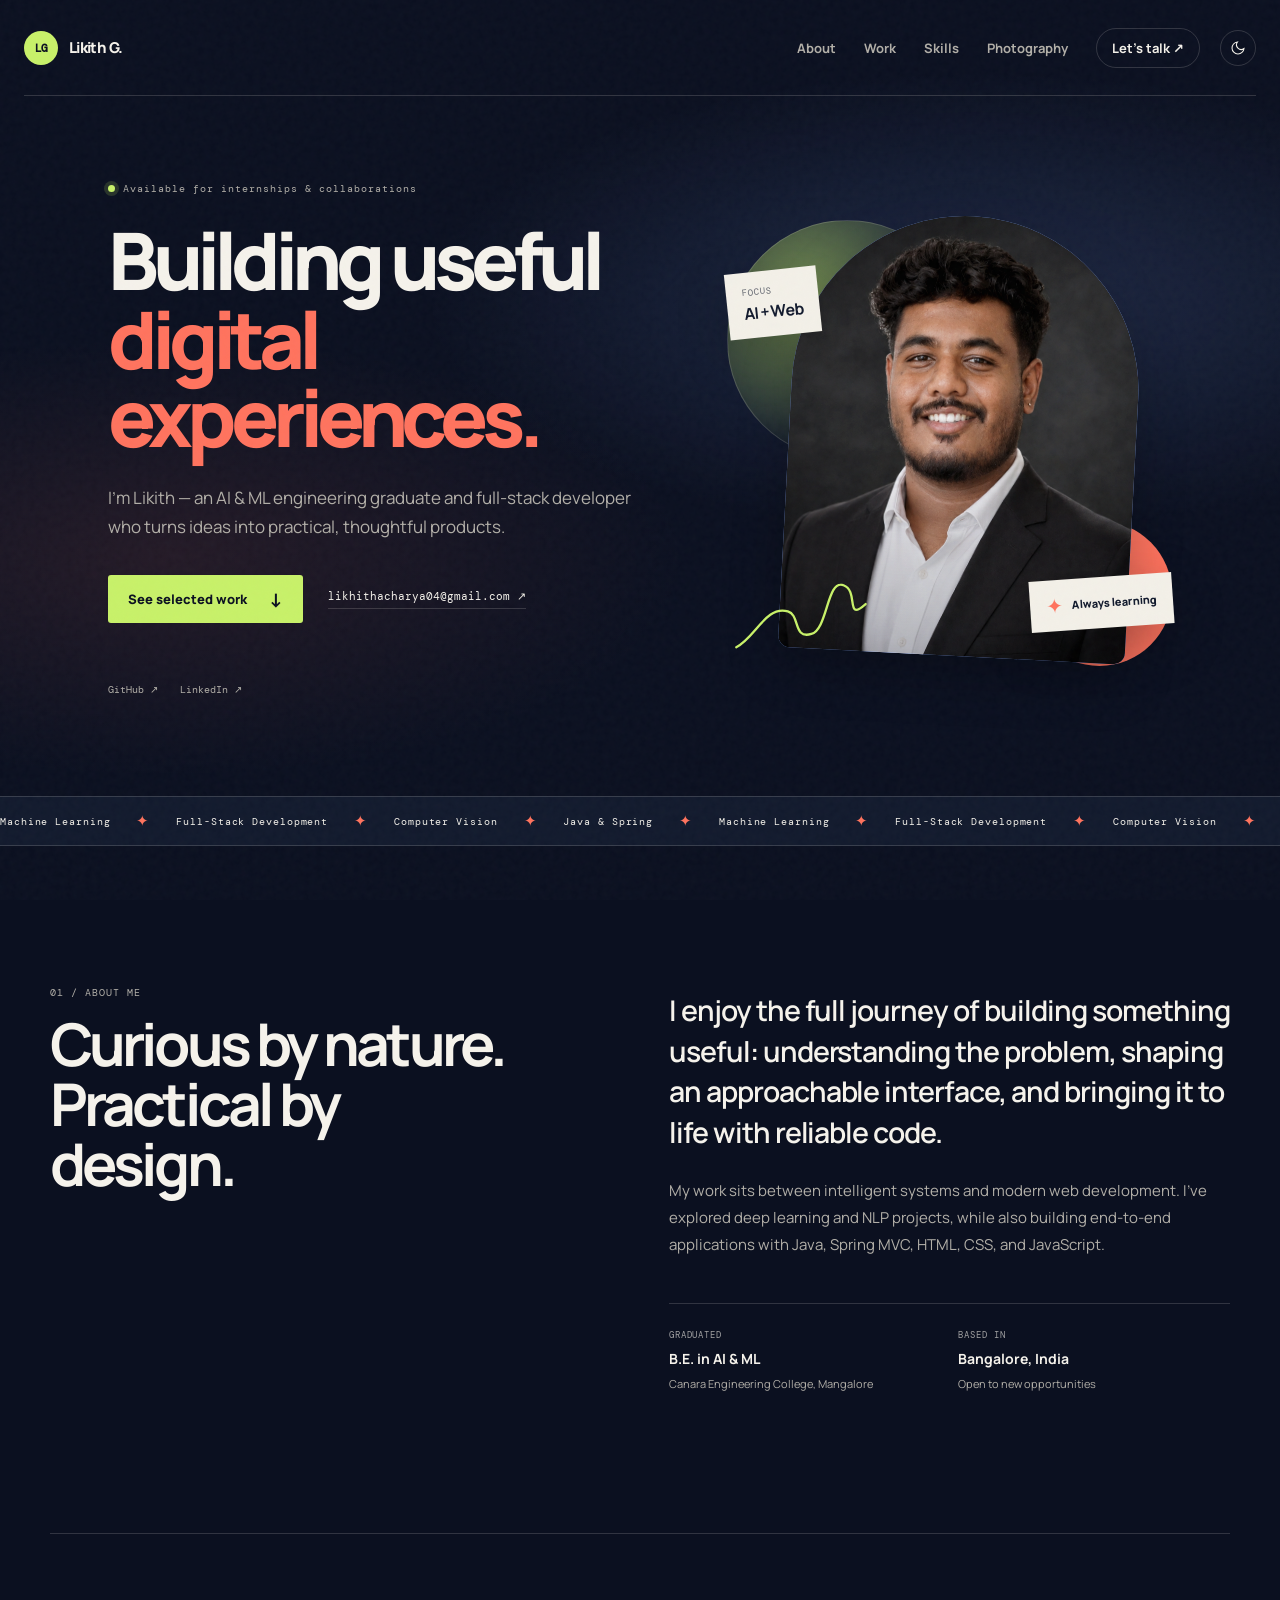
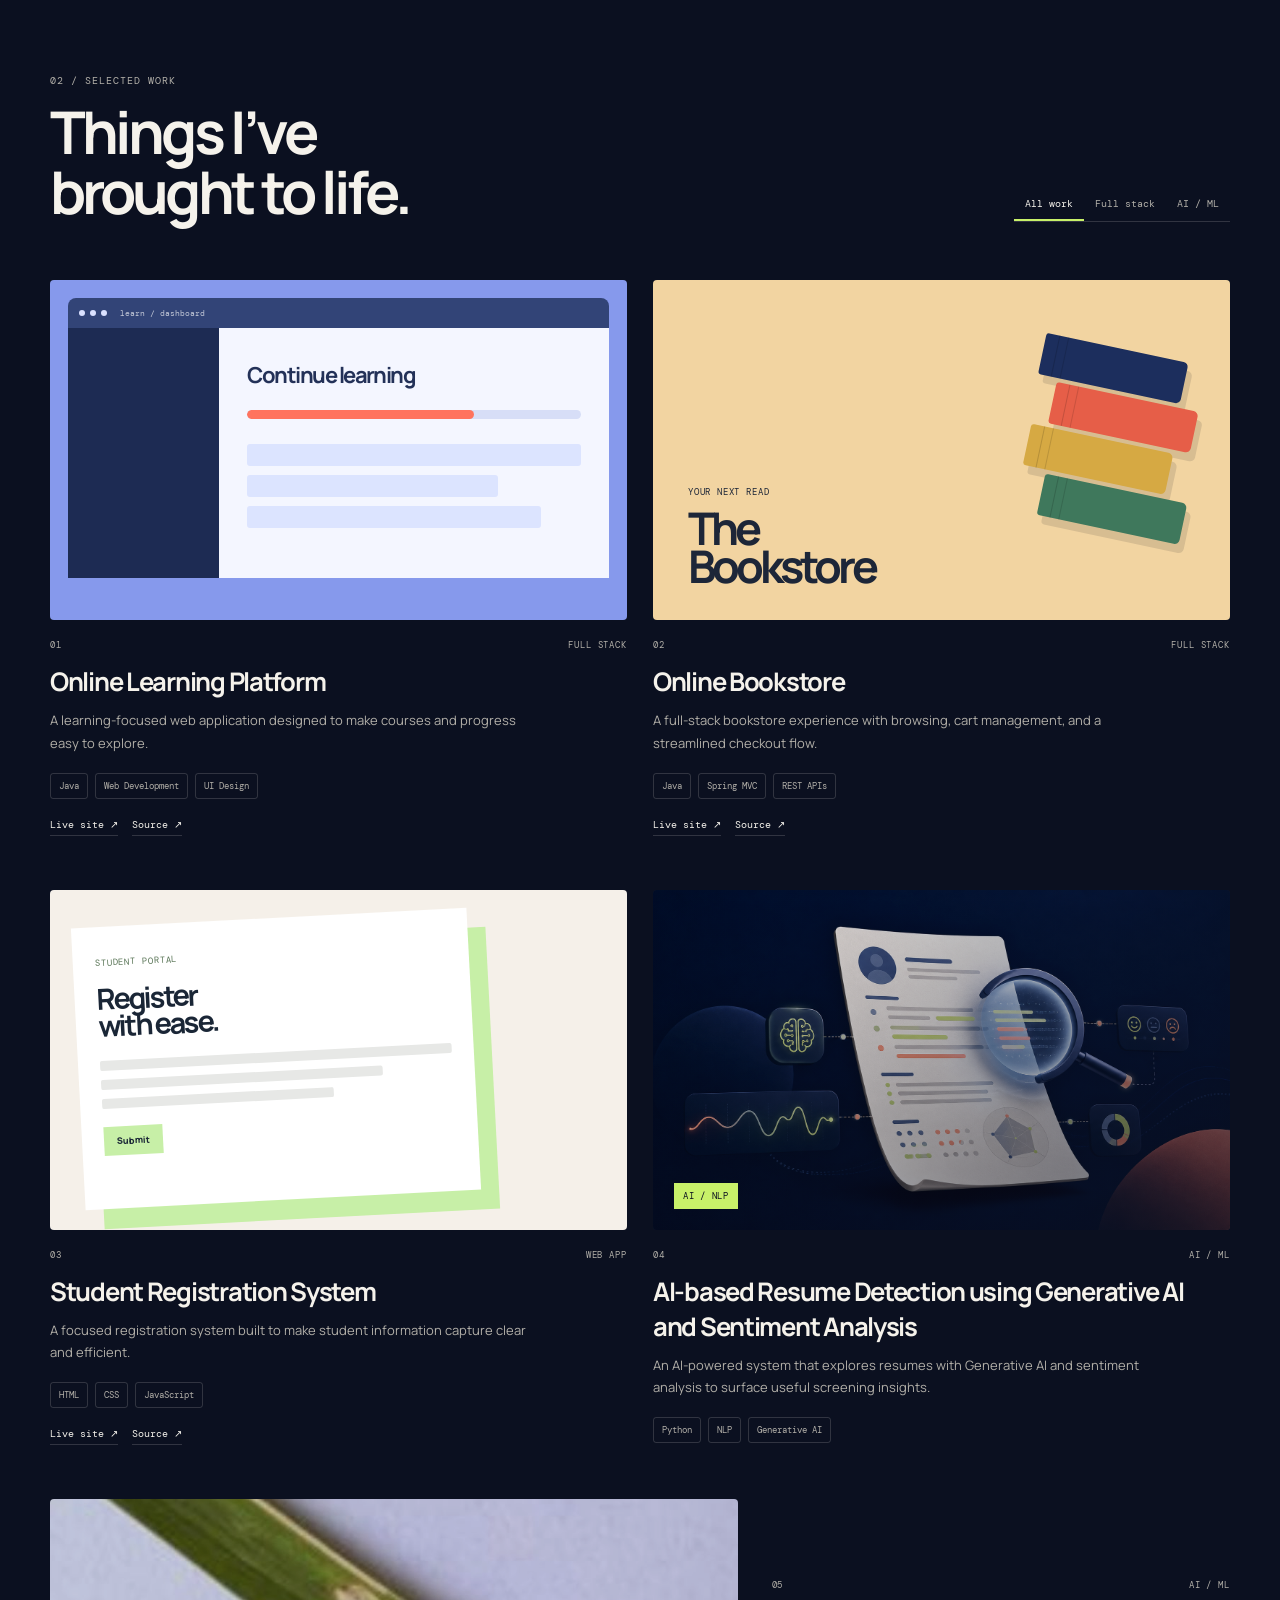
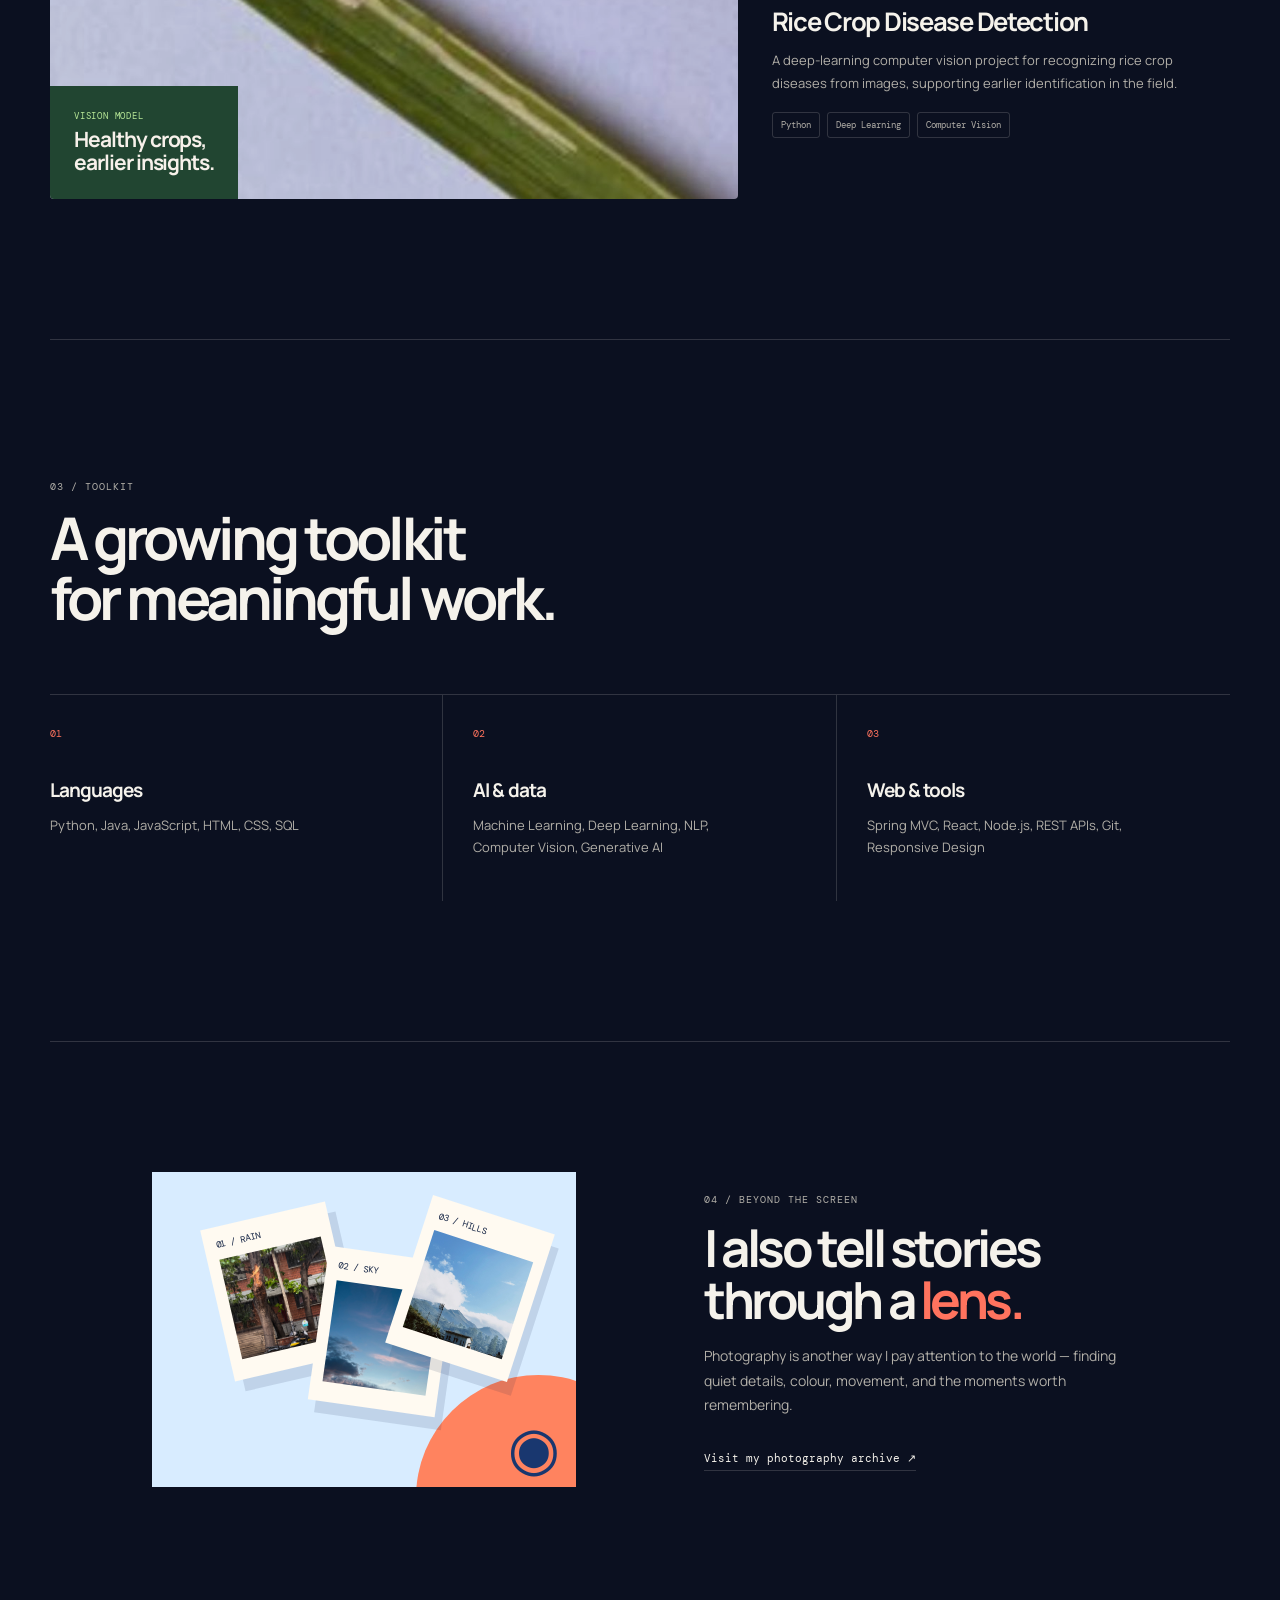
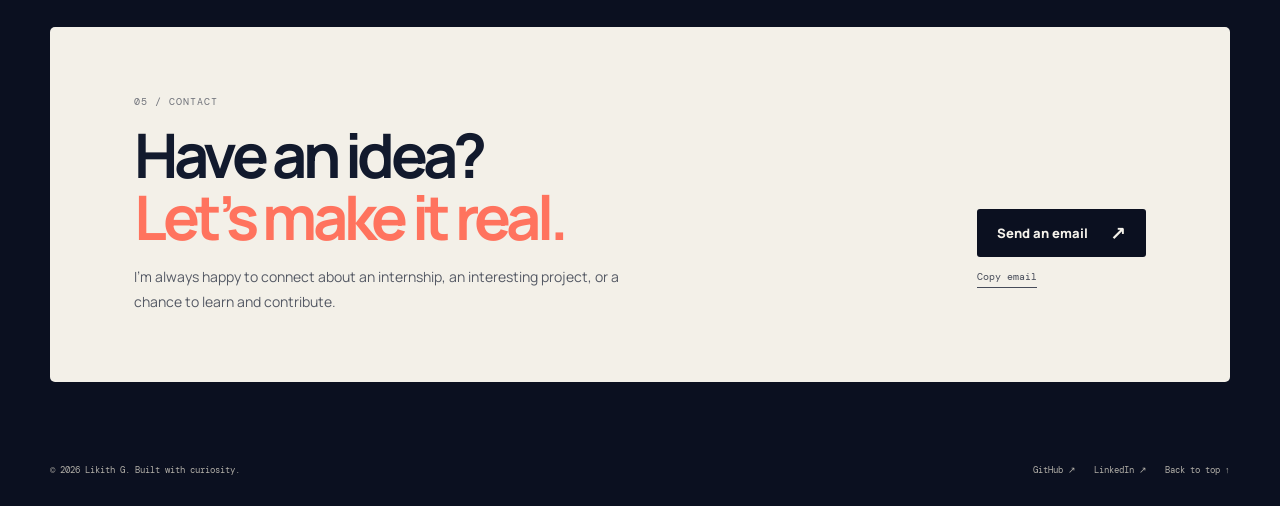
<file: index.html>
<!doctype html>
<html lang="en">
  <head>
    <meta charset="UTF-8" />
    <meta name="viewport" content="width=device-width, initial-scale=1.0" />
    <meta name="description" content="Likith G — AI/ML engineering graduate and full-stack developer. Explore selected projects in machine learning, Java, and web development." />
    <meta name="theme-color" content="#0b1020" />
    <meta property="og:title" content="Likith G — Portfolio" />
    <meta property="og:description" content="AI/ML engineering graduate and full-stack developer building useful digital experiences." />
    <meta property="og:type" content="website" />
    <title>Likith G — AI/ML &amp; Full-Stack Developer</title>
    <link rel="preconnect" href="https://fonts.googleapis.com" />
    <link rel="preconnect" href="https://fonts.gstatic.com" crossorigin />
    <link href="https://fonts.googleapis.com/css2?family=DM+Mono:wght@400;500&amp;family=Manrope:wght@400;500;600;700;800&amp;display=swap" rel="stylesheet" />
    <link rel="stylesheet" href="styles.css" />
  </head>
  <body>
    <a class="skip-link" href="#main-content">Skip to content</a>

    <header class="site-header" id="top">
      <div class="nav-shell">
        <a class="brand" href="#top" aria-label="Likith G — home">
          <span class="brand-mark">LG</span>
          <span class="brand-name">Likith G.</span>
        </a>

        <button class="nav-toggle" type="button" aria-expanded="false" aria-controls="primary-navigation" aria-label="Open menu">
          <span></span><span></span>
        </button>

        <nav id="primary-navigation" class="primary-nav" aria-label="Primary navigation">
          <a href="#about">About</a>
          <a href="#work">Work</a>
          <a href="#skills">Skills</a>
          <a href="photography.html">Photography</a>
          <a href="#contact" class="nav-contact">Let’s talk <span aria-hidden="true">↗</span></a>
        </nav>

        <button class="theme-toggle" type="button" aria-label="Switch to light theme" title="Switch theme">
          <svg class="sun-icon" viewBox="0 0 24 24" aria-hidden="true"><circle cx="12" cy="12" r="4"/><path d="M12 2v2M12 20v2M4.93 4.93l1.41 1.41M17.66 17.66l1.41 1.41M2 12h2M20 12h2M4.93 19.07l1.41-1.41M17.66 6.34l1.41-1.41"/></svg>
          <svg class="moon-icon" viewBox="0 0 24 24" aria-hidden="true"><path d="M21 12.79A9 9 0 1 1 11.21 3 7 7 0 0 0 21 12.79Z"/></svg>
        </button>
      </div>
    </header>

    <main id="main-content">
      <section class="hero section-shell" aria-labelledby="hero-title">
        <div class="hero-copy reveal">
          <p class="kicker"><span class="status-dot"></span> Available for internships &amp; collaborations</p>
          <h1 id="hero-title">Building useful<br /><em>digital experiences.</em></h1>
          <p class="hero-intro">I’m Likith — an AI &amp; ML engineering graduate and full-stack developer who turns ideas into practical, thoughtful products.</p>
          <div class="hero-actions">
            <a class="button button-primary" href="#work">See selected work <span aria-hidden="true">↓</span></a>
            <a class="text-link" href="mailto:likhithacharya04@gmail.com">likhithacharya04@gmail.com <span aria-hidden="true">↗</span></a>
          </div>
          <div class="hero-socials" aria-label="Social links">
            <a href="https://github.com/Likhith17192004" target="_blank" rel="noopener noreferrer">GitHub <span aria-hidden="true">↗</span></a>
            <a href="https://www.linkedin.com/in/likith-g-001664202/" target="_blank" rel="noopener noreferrer">LinkedIn <span aria-hidden="true">↗</span></a>
          </div>
        </div>

        <div class="hero-visual reveal reveal-delay">
          <div class="orb orb-one"></div>
          <div class="orb orb-two"></div>
          <div class="photo-frame">
            <img src="assets/profile.png" alt="Likith G" />
          </div>
          <div class="float-card float-card-top"><span class="mono-label">FOCUS</span><strong>AI + Web</strong></div>
          <div class="float-card float-card-bottom"><span class="sparkle" aria-hidden="true">✦</span><span>Always learning</span></div>
          <svg class="scribble" viewBox="0 0 179 76" fill="none" aria-hidden="true"><path d="M2 58c27-8 47-47 74-34 15 7 0 37 25 34 22-2 32-67 52-55 19 11-7 48 24 29" stroke="currentColor" stroke-width="3" stroke-linecap="round"/></svg>
        </div>
      </section>

      <section class="ticker" aria-label="Areas of interest">
        <div class="ticker-track">
          <span>Machine Learning</span><i>✦</i><span>Full-Stack Development</span><i>✦</i><span>Computer Vision</span><i>✦</i><span>Java &amp; Spring</span><i>✦</i><span>Machine Learning</span><i>✦</i><span>Full-Stack Development</span><i>✦</i><span>Computer Vision</span><i>✦</i><span>Java &amp; Spring</span><i>✦</i>
        </div>
      </section>

      <section class="about section-shell" id="about" aria-labelledby="about-title">
        <div class="section-heading reveal">
          <p class="eyebrow">01 / ABOUT ME</p>
          <h2 id="about-title">Curious by nature.<br />Practical by design.</h2>
        </div>
        <div class="about-content reveal reveal-delay">
          <p class="large-copy">I enjoy the full journey of building something useful: understanding the problem, shaping an approachable interface, and bringing it to life with reliable code.</p>
          <p>My work sits between intelligent systems and modern web development. I’ve explored deep learning and NLP projects, while also building end-to-end applications with Java, Spring MVC, HTML, CSS, and JavaScript.</p>
          <div class="about-facts">
            <div><span class="mono-label">GRADUATED</span><strong>B.E. in AI &amp; ML</strong><small>Canara Engineering College, Mangalore</small></div>
            <div><span class="mono-label">BASED IN</span><strong>Bangalore, India</strong><small>Open to new opportunities</small></div>
          </div>
        </div>
      </section>

      <section class="work section-shell" id="work" aria-labelledby="work-title">
        <div class="work-header reveal">
          <div class="section-heading">
            <p class="eyebrow">02 / SELECTED WORK</p>
            <h2 id="work-title">Things I’ve<br />brought to life.</h2>
          </div>
          <div class="project-filters" role="group" aria-label="Filter projects">
            <button class="filter-button is-active" type="button" data-filter="all">All work</button>
            <button class="filter-button" type="button" data-filter="full-stack">Full stack</button>
            <button class="filter-button" type="button" data-filter="ai-ml">AI / ML</button>
          </div>
        </div>

        <div class="projects-grid">
          <article class="project-card project-card-featured reveal" data-category="full-stack">
            <a class="project-art art-learning" href="http://online-learning-platform-production-edc9.up.railway.app/" target="_blank" rel="noopener noreferrer" aria-label="Open Online Learning Platform live site">
              <div class="browser-chrome"><i></i><i></i><i></i><span>learn / dashboard</span></div>
              <div class="learning-window"><div class="learning-sidebar"></div><div class="learning-main"><b>Continue learning</b><div class="fake-progress"><span></span></div><div class="fake-lessons"><i></i><i></i><i></i></div></div></div>
              <span class="project-arrow" aria-hidden="true">↗</span>
            </a>
            <div class="project-info">
              <div class="project-meta"><span>01</span><span>FULL STACK</span></div>
              <h3>Online Learning Platform</h3>
              <p>A learning-focused web application designed to make courses and progress easy to explore.</p>
              <div class="tags"><span>Java</span><span>Web Development</span><span>UI Design</span></div>
              <div class="project-links"><a href="http://online-learning-platform-production-edc9.up.railway.app/" target="_blank" rel="noopener noreferrer">Live site ↗</a><a href="https://github.com/Likhith17192004/online-learning-Platform" target="_blank" rel="noopener noreferrer">Source ↗</a></div>
            </div>
          </article>

          <article class="project-card project-card-featured reveal reveal-delay" data-category="full-stack">
            <a class="project-art art-bookstore" href="https://onlinebookstore-production-1abd.up.railway.app/" target="_blank" rel="noopener noreferrer" aria-label="Open Online Bookstore live site">
              <div class="book-stack"><span class="book book-one"></span><span class="book book-two"></span><span class="book book-three"></span><span class="book book-four"></span></div>
              <div class="bookstore-copy"><small>YOUR NEXT READ</small><b>The<br />Bookstore</b></div>
              <span class="project-arrow" aria-hidden="true">↗</span>
            </a>
            <div class="project-info">
              <div class="project-meta"><span>02</span><span>FULL STACK</span></div>
              <h3>Online Bookstore</h3>
              <p>A full-stack bookstore experience with browsing, cart management, and a streamlined checkout flow.</p>
              <div class="tags"><span>Java</span><span>Spring MVC</span><span>REST APIs</span></div>
              <div class="project-links"><a href="https://onlinebookstore-production-1abd.up.railway.app/" target="_blank" rel="noopener noreferrer">Live site ↗</a><a href="https://github.com/Likhith17192004/Onlinebookstore" target="_blank" rel="noopener noreferrer">Source ↗</a></div>
            </div>
          </article>

          <article class="project-card project-card-compact reveal" data-category="full-stack">
            <a class="project-art art-registration" href="https://student-registration-system-production-fb31.up.railway.app/" target="_blank" rel="noopener noreferrer" aria-label="Open Student Registration System live site">
              <div class="registration-form"><small>STUDENT PORTAL</small><b>Register<br />with ease.</b><div><i></i><i></i><i></i></div><button>Submit</button></div><span class="project-arrow" aria-hidden="true">↗</span>
            </a>
            <div class="project-info">
              <div class="project-meta"><span>03</span><span>WEB APP</span></div>
              <h3>Student Registration System</h3>
              <p>A focused registration system built to make student information capture clear and efficient.</p>
              <div class="tags"><span>HTML</span><span>CSS</span><span>JavaScript</span></div>
              <div class="project-links"><a href="https://student-registration-system-production-fb31.up.railway.app/" target="_blank" rel="noopener noreferrer">Live site ↗</a><a href="https://github.com/Likhith17192004/student-registration-system" target="_blank" rel="noopener noreferrer">Source ↗</a></div>
            </div>
          </article>

          <article class="project-card project-card-compact reveal reveal-delay" data-category="ai-ml">
            <div class="project-art art-image"><img src="assets/resume-detection-cover.png" alt="Illustration of AI-powered resume detection and sentiment analysis" loading="lazy" /><span class="image-overlay">AI / NLP</span></div>
            <div class="project-info">
              <div class="project-meta"><span>04</span><span>AI / ML</span></div>
              <h3>AI-based Resume Detection using Generative AI and Sentiment Analysis</h3>
              <p>An AI-powered system that explores resumes with Generative AI and sentiment analysis to surface useful screening insights.</p>
              <div class="tags"><span>Python</span><span>NLP</span><span>Generative AI</span></div>
            </div>
          </article>

          <article class="project-card project-card-wide reveal" data-category="ai-ml">
            <div class="project-art art-rice"><img src="assets/rice-disease.jpeg" alt="Rice crop disease detection project preview" loading="lazy" /><div class="rice-panel"><span>VISION MODEL</span><strong>Healthy crops,<br />earlier insights.</strong></div></div>
            <div class="project-info">
              <div class="project-meta"><span>05</span><span>AI / ML</span></div>
              <h3>Rice Crop Disease Detection</h3>
              <p>A deep-learning computer vision project for recognizing rice crop diseases from images, supporting earlier identification in the field.</p>
              <div class="tags"><span>Python</span><span>Deep Learning</span><span>Computer Vision</span></div>
            </div>
          </article>
        </div>
      </section>

      <section class="skills section-shell" id="skills" aria-labelledby="skills-title">
        <div class="section-heading reveal">
          <p class="eyebrow">03 / TOOLKIT</p>
          <h2 id="skills-title">A growing toolkit<br />for meaningful work.</h2>
        </div>
        <div class="skill-columns reveal reveal-delay">
          <div class="skill-group"><span class="skill-index">01</span><h3>Languages</h3><p>Python, Java, JavaScript, HTML, CSS, SQL</p></div>
          <div class="skill-group"><span class="skill-index">02</span><h3>AI &amp; data</h3><p>Machine Learning, Deep Learning, NLP, Computer Vision, Generative AI</p></div>
          <div class="skill-group"><span class="skill-index">03</span><h3>Web &amp; tools</h3><p>Spring MVC, React, Node.js, REST APIs, Git, Responsive Design</p></div>
        </div>
      </section>

      <section class="photography-teaser section-shell" aria-labelledby="photography-title">
        <div class="photography-teaser-art reveal" aria-hidden="true">
          <figure class="polaroid polaroid-one"><span>01 / RAIN</span><img src="assets/photography/rainy-ride.jpg" alt="" /></figure>
          <figure class="polaroid polaroid-two"><span>02 / SKY</span><img src="assets/photography/painted-sky.jpg" alt="" /></figure>
          <figure class="polaroid polaroid-three"><span>03 / HILLS</span><img src="assets/photography/ooty-hills.jpg" alt="" /></figure>
          <span class="camera-mark">◉</span>
        </div>
        <div class="photography-teaser-copy reveal reveal-delay">
          <p class="eyebrow">04 / BEYOND THE SCREEN</p>
          <h2 id="photography-title">I also tell stories<br />through a <em>lens.</em></h2>
          <p>Photography is another way I pay attention to the world — finding quiet details, colour, movement, and the moments worth remembering.</p>
          <a class="text-link" href="photography.html">Visit my photography archive <span aria-hidden="true">↗</span></a>
        </div>
      </section>

      <section class="contact section-shell" id="contact" aria-labelledby="contact-title">
        <div class="contact-card reveal">
          <div><p class="eyebrow">05 / CONTACT</p><h2 id="contact-title">Have an idea?<br /><em>Let’s make it real.</em></h2><p class="contact-copy">I’m always happy to connect about an internship, an interesting project, or a chance to learn and contribute.</p></div>
          <div class="contact-actions"><a class="button button-light" href="mailto:likhithacharya04@gmail.com">Send an email <span aria-hidden="true">↗</span></a><button class="copy-email" type="button" data-email="likhithacharya04@gmail.com">Copy email</button><small class="copy-status" role="status" aria-live="polite"></small></div>
        </div>
      </section>
    </main>

    <footer class="site-footer section-shell">
      <p>© <span id="year"></span> Likith G. Built with curiosity.</p>
      <div><a href="https://github.com/Likhith17192004" target="_blank" rel="noopener noreferrer">GitHub ↗</a><a href="https://www.linkedin.com/in/likith-g-001664202/" target="_blank" rel="noopener noreferrer">LinkedIn ↗</a><a href="#top">Back to top ↑</a></div>
    </footer>

    <script src="script.js"></script>
  </body>
</html>
</file>
<file: styles.css>
:root {
  --ink: #f5f2eb;
  --ink-muted: #b2afa8;
  --ground: #0b1020;
  --ground-soft: #121a2d;
  --line: rgba(245, 242, 235, 0.16);
  --paper: #f3f0e8;
  --paper-ink: #121a2d;
  --coral: #ff735e;
  --lime: #c8f169;
  --blue: #7fa6ff;
  --mono: "DM Mono", ui-monospace, SFMono-Regular, Menlo, monospace;
  --sans: "Manrope", ui-sans-serif, system-ui, sans-serif;
  --shadow: 0 18px 50px rgba(0, 0, 0, 0.25);
}

* { box-sizing: border-box; }
html { scroll-behavior: smooth; }
body { margin: 0; background: var(--ground); color: var(--ink); font-family: var(--sans); overflow-x: hidden; }
body::before { content: ""; position: fixed; inset: 0; pointer-events: none; opacity: .36; z-index: 20; background-image: url("data:image/svg+xml,%3Csvg viewBox='0 0 180 180' xmlns='http://www.w3.org/2000/svg'%3E%3Cfilter id='n'%3E%3CfeTurbulence type='fractalNoise' baseFrequency='.8' numOctaves='4' stitchTiles='stitch'/%3E%3C/filter%3E%3Crect width='100%25' height='100%25' filter='url(%23n)' opacity='.08'/%3E%3C/svg%3E"); }
body.light-theme { --ink: #172031; --ink-muted: #606878; --ground: #f3f0e8; --ground-soft: #e8e3d9; --line: rgba(23, 32, 49, .17); --paper: #172031; --paper-ink: #f5f2eb; --shadow: 0 18px 50px rgba(23, 32, 49, .12); }
::selection { color: var(--ground); background: var(--lime); }
a { color: inherit; text-decoration: none; }
button { color: inherit; font: inherit; }
img { display: block; max-width: 100%; }
.section-shell { width: min(1180px, calc(100% - 48px)); margin-inline: auto; }
.skip-link { position: fixed; top: -60px; left: 24px; z-index: 100; padding: 10px 14px; color: var(--ground); background: var(--lime); border-radius: 6px; font-weight: 800; transition: top .2s; }
.skip-link:focus { top: 20px; }

/* nav */
.site-header { position: absolute; z-index: 10; top: 0; left: 0; width: 100%; }
.nav-shell { width: min(1250px, calc(100% - 48px)); min-height: 96px; margin: auto; display: flex; align-items: center; justify-content: space-between; gap: 20px; border-bottom: 1px solid var(--line); }
.brand { display: inline-flex; align-items: center; gap: 11px; font-weight: 800; letter-spacing: -.04em; }
.brand-mark { display: grid; width: 34px; height: 34px; place-items: center; color: var(--ground); background: var(--lime); border-radius: 50%; font-family: var(--mono); font-size: 11px; letter-spacing: -.08em; }
.brand-name { font-size: 15px; }
.primary-nav { display: flex; align-items: center; gap: 28px; margin-left: auto; }
.primary-nav > a:not(.nav-contact) { color: var(--ink-muted); font-size: 13px; font-weight: 700; transition: color .2s; }
.primary-nav > a:not(.nav-contact):hover, .site-footer a:hover { color: var(--lime); }
.nav-contact { padding: 10px 15px; border: 1px solid var(--line); border-radius: 100px; font-size: 13px; font-weight: 700; transition: background .2s, color .2s; }
.nav-contact:hover { color: var(--ground); background: var(--lime); border-color: var(--lime); }
.theme-toggle { width: 36px; height: 36px; display: grid; place-items: center; cursor: pointer; background: transparent; border: 1px solid var(--line); border-radius: 50%; }
.theme-toggle svg { width: 16px; fill: none; stroke: currentColor; stroke-width: 1.6px; }
.theme-toggle .sun-icon { display: none; }
.light-theme .theme-toggle .sun-icon { display: block; }.light-theme .theme-toggle .moon-icon { display: none; }
.nav-toggle { display: none; }

/* hero */
.hero { min-height: 760px; padding: 182px 4.5% 100px; display: grid; grid-template-columns: 1.05fr .95fr; align-items: center; gap: 60px; position: relative; }
.hero::before { content: ""; position: absolute; z-index: -1; inset: 0 -20vw; background: radial-gradient(ellipse at 70% 38%, rgba(127,166,255,.17), transparent 33%), radial-gradient(ellipse at 22% 70%, rgba(255,115,94,.1), transparent 28%); }
.kicker, .eyebrow { margin: 0; color: var(--ink-muted); font-family: var(--mono); font-size: 10px; letter-spacing: .1em; }
.kicker { display: flex; align-items: center; gap: 8px; margin-bottom: 26px; }
.status-dot { width: 7px; height: 7px; border-radius: 50%; background: var(--lime); box-shadow: 0 0 0 4px rgba(200,241,105,.15); }
h1, h2, h3, p { margin-top: 0; }
.hero h1 { margin-bottom: 26px; max-width: 680px; font-size: clamp(3.1rem, 6.2vw, 5.65rem); line-height: .99; letter-spacing: -.075em; font-weight: 800; }
h1 em, h2 em { color: var(--coral); font-style: normal; }
.hero-intro { max-width: 535px; margin-bottom: 33px; color: var(--ink-muted); font-size: 17px; line-height: 1.75; }
.hero-actions { display: flex; align-items: center; flex-wrap: wrap; gap: 25px; }
.button { display: inline-flex; align-items: center; justify-content: center; gap: 22px; padding: 15px 20px; border-radius: 3px; font-size: 13px; font-weight: 800; transition: transform .22s, box-shadow .22s, background .22s; }
.button:hover { transform: translateY(-3px); box-shadow: var(--shadow); }
.button-primary { color: var(--ground); background: var(--lime); }
.button-primary span, .button-light span { font-size: 19px; line-height: 0; }
.text-link { position: relative; font-family: var(--mono); font-size: 11px; color: var(--ink); border-bottom: 1px solid var(--line); padding-bottom: 5px; }
.text-link:hover { border-color: var(--lime); color: var(--lime); }
.hero-socials { display: flex; gap: 22px; margin-top: 60px; }
.hero-socials a { color: var(--ink-muted); font-family: var(--mono); font-size: 10px; transition: color .2s; }.hero-socials a:hover { color: var(--lime); }
.hero-visual { width: min(100%, 445px); height: 482px; justify-self: end; position: relative; }
.photo-frame { position: absolute; z-index: 2; width: min(78%, 355px); height: 440px; top: 18px; right: 36px; overflow: hidden; border-radius: 180px 180px 12px 12px; background: var(--blue); transform: rotate(3deg); box-shadow: var(--shadow); }
.photo-frame::after { content: ""; position: absolute; inset: 0; background: linear-gradient(180deg, transparent 50%, rgba(11,16,32,.28)); mix-blend-mode: multiply; }
.photo-frame img { width: 100%; height: 100%; object-fit: cover; object-position: 52% 32%; filter: saturate(.93) contrast(1.03); transform: scale(1.03); }
.orb { position: absolute; border-radius: 50%; }
.orb-one { z-index: 0; left: 0; top: 22px; width: 240px; height: 240px; border: 1px solid var(--line); background: radial-gradient(circle at 33% 33%, rgba(200,241,105,.55), rgba(200,241,105,.05) 64%); }.orb-two { z-index: 1; right: 0; bottom: 14px; width: 145px; height: 145px; background: var(--coral); }
.float-card { position: absolute; z-index: 3; padding: 14px 16px; background: var(--paper); color: var(--paper-ink); box-shadow: var(--shadow); }.float-card-top { top: 72px; left: 0; transform: rotate(-6deg); }.float-card-bottom { display: flex; align-items: center; gap: 9px; right: 0; bottom: 52px; padding: 12px 16px; transform: rotate(-4deg); font-size: 11px; font-weight: 800; }.float-card strong { display: block; margin-top: 4px; font-size: 16px; letter-spacing: -.04em; }.mono-label { display: block; font-family: var(--mono); font-size: 9px; letter-spacing: .1em; opacity: .64; }.sparkle { color: var(--coral); font-size: 20px; }.scribble { position: absolute; z-index: 3; width: 138px; left: 4px; bottom: 31px; color: var(--lime); transform: rotate(-10deg); }

/* ticker */
.ticker { width: 100%; overflow: hidden; padding: 14px 0; border-top: 1px solid var(--line); border-bottom: 1px solid var(--line); background: var(--ground-soft); }.ticker-track { width: max-content; display: flex; align-items: center; gap: 26px; font-family: var(--mono); font-size: 10px; letter-spacing: .09em; white-space: nowrap; animation: ticker 26s linear infinite; }.ticker-track i { color: var(--coral); font-style: normal; font-size: 15px; }@keyframes ticker { to { transform: translateX(-50%); } }

/* shared sections */
.about, .work, .skills { padding-block: 140px; }.section-heading h2 { margin: 15px 0 0; font-size: clamp(2.4rem, 4.6vw, 4.25rem); line-height: 1.02; letter-spacing: -.066em; }.about { display: grid; grid-template-columns: .92fr 1.08fr; gap: clamp(48px, 11vw, 160px); }.about-content { padding-top: 5px; }.large-copy { margin-bottom: 24px; font-size: clamp(1.35rem, 2.3vw, 1.78rem); line-height: 1.42; letter-spacing: -.036em; font-weight: 600; }.about-content > p:last-of-type { max-width: 630px; color: var(--ink-muted); font-size: 15px; line-height: 1.8; }.about-facts { display: grid; grid-template-columns: 1fr 1fr; gap: 18px; margin-top: 45px; padding-top: 25px; border-top: 1px solid var(--line); }.about-facts strong { display: block; margin: 8px 0 3px; font-size: 14px; }.about-facts small { color: var(--ink-muted); font-size: 11px; line-height: 1.5; }

/* projects */
.work { border-top: 1px solid var(--line); }.work-header { display: flex; align-items: end; justify-content: space-between; gap: 30px; margin-bottom: 58px; }.project-filters { display: flex; border-bottom: 1px solid var(--line); }.filter-button { cursor: pointer; border: 0; padding: 9px 11px; background: transparent; color: var(--ink-muted); font-family: var(--mono); font-size: 10px; transition: color .2s, border-color .2s; border-bottom: 2px solid transparent; }.filter-button:hover, .filter-button.is-active { color: var(--ink); border-color: var(--lime); }.projects-grid { display: grid; grid-template-columns: 1fr 1fr; gap: 54px 26px; }.project-card { min-width: 0; transition: opacity .28s, transform .28s; }.project-card.is-hidden { display: none; }.project-card-wide { grid-column: 1 / -1; display: grid; grid-template-columns: 1.2fr .8fr; gap: 34px; align-items: center; }.project-art { position: relative; overflow: hidden; display: block; height: 340px; border-radius: 4px; transition: transform .3s; }.project-card:hover .project-art { transform: translateY(-5px); }.project-arrow { position: absolute; z-index: 5; top: 18px; right: 18px; display: grid; place-items: center; width: 38px; height: 38px; color: var(--paper-ink); background: var(--paper); border-radius: 50%; font-size: 19px; opacity: 0; transform: translate(-5px, 5px); transition: opacity .25s, transform .25s; }.project-card:hover .project-arrow { opacity: 1; transform: translate(0, 0); }.project-info { padding-top: 19px; }.project-meta { display: flex; justify-content: space-between; margin-bottom: 13px; color: var(--ink-muted); font-family: var(--mono); font-size: 9px; letter-spacing: .1em; }.project-info h3 { margin-bottom: 10px; font-size: clamp(1.25rem, 2vw, 1.65rem); letter-spacing: -.05em; }.project-info p { max-width: 490px; margin-bottom: 18px; color: var(--ink-muted); font-size: 13px; line-height: 1.75; }.tags { display: flex; flex-wrap: wrap; gap: 7px; }.tags span { padding: 6px 8px; border: 1px solid var(--line); color: var(--ink-muted); border-radius: 3px; font-family: var(--mono); font-size: 9px; }.project-links { display: flex; flex-wrap: wrap; gap: 14px; margin-top: 19px; }.project-links a { color: var(--ink); font-family: var(--mono); font-size: 10px; border-bottom: 1px solid var(--line); padding-bottom: 4px; }.project-links a:hover { color: var(--lime); border-color: var(--lime); }
/* project art */
.art-learning { padding: 18px; background: #8699ec; }.browser-chrome { display: flex; align-items: center; gap: 5px; height: 30px; padding: 0 11px; color: rgba(255,255,255,.72); background: #324477; border-radius: 8px 8px 0 0; font-family: var(--mono); font-size: 8px; }.browser-chrome i { width: 6px; height: 6px; background: #dae1ff; border-radius: 50%; }.browser-chrome span { margin-left: 8px; }.learning-window { display: grid; grid-template-columns: 28% 1fr; min-height: 250px; background: #f4f6ff; }.learning-sidebar { background: #1d2b53; }.learning-main { padding: 32px 28px; color: #233158; }.learning-main b { font-size: 22px; letter-spacing: -.07em; }.fake-progress { width: 100%; height: 9px; margin: 20px 0 25px; overflow: hidden; background: #d7def7; border-radius: 10px; }.fake-progress span { display: block; width: 68%; height: 100%; background: var(--coral); border-radius: inherit; }.fake-lessons { display: grid; gap: 9px; }.fake-lessons i { height: 22px; background: #dce4ff; border-radius: 3px; }.fake-lessons i:nth-child(2) { width: 75%; }.fake-lessons i:nth-child(3) { width: 88%; }
.art-bookstore { display: flex; align-items: end; justify-content: space-between; padding: 35px; background: #f2d4a1; }.bookstore-copy { position: relative; z-index: 2; color: #1d2638; }.bookstore-copy small { font-family: var(--mono); font-size: 9px; letter-spacing: .09em; }.bookstore-copy b { display: block; margin-top: 10px; font-size: 45px; line-height: .83; letter-spacing: -.09em; }.book-stack { position: absolute; top: 49px; right: 39px; width: 165px; height: 220px; transform: rotate(12deg); }.book { position: absolute; left: 0; width: 145px; height: 42px; border-radius: 3px 5px 5px 3px; box-shadow: 6px 8px 0 rgba(34, 37, 40, .13); }.book::before { content: ""; position: absolute; left: 13px; top: 0; bottom: 0; width: 8px; border-left: 1px solid rgba(0,0,0,.15); border-right: 1px solid rgba(0,0,0,.13); }.book-one { top: 19px; background: #1c2e5d; }.book-two { top: 65px; left: 20px; background: #e65e48; }.book-three { top: 111px; left: 4px; background: #d6a943; }.book-four { top: 157px; left: 28px; background: #3f785c; }
.art-registration { background: #f5f0e9; padding: 28px; }.registration-form { width: 76%; min-height: 282px; padding: 22px; color: #1a2636; background: white; box-shadow: 18px 20px 0 #c7efa7; transform: rotate(-3deg); }.registration-form small { color: #597556; font-family: var(--mono); font-size: 9px; letter-spacing: .1em; }.registration-form b { display: block; margin: 15px 0 22px; font-size: 29px; line-height: .92; letter-spacing: -.08em; }.registration-form div { display: grid; gap: 9px; }.registration-form i { height: 10px; background: #e7e8e6; border-radius: 2px; }.registration-form i:nth-child(2) { width: 80%; }.registration-form i:nth-child(3) { width: 66%; }.registration-form button { margin-top: 18px; padding: 8px 13px; color: #1a2636; border: 0; background: #c7efa7; font-size: 9px; font-weight: 800; }.art-image { background: var(--ground-soft); }.art-image img, .art-rice img { width: 100%; height: 100%; object-fit: cover; }.art-image img { filter: saturate(.85) contrast(1.05); }.art-image::after { content: ""; position: absolute; inset: 0; background: linear-gradient(140deg, rgba(11,16,32,.02), rgba(11,16,32,.68)); }.image-overlay { position: absolute; z-index: 2; bottom: 21px; left: 21px; padding: 7px 9px; color: var(--ground); background: var(--lime); font-family: var(--mono); font-size: 9px; letter-spacing: .08em; }.art-rice { height: 300px; }.art-rice img { filter: saturate(.8) brightness(.88); }.rice-panel { position: absolute; z-index: 2; left: 0; bottom: 0; padding: 24px; color: #f7f1ea; background: #214531; }.rice-panel span { display: block; margin-bottom: 7px; font-family: var(--mono); font-size: 9px; letter-spacing: .09em; color: #b9e998; }.rice-panel strong { font-size: 21px; line-height: .99; letter-spacing: -.05em; }

/* skills */
.skills { border-top: 1px solid var(--line); }.skill-columns { display: grid; grid-template-columns: repeat(3,1fr); margin-top: 66px; border-top: 1px solid var(--line); }.skill-group { padding: 25px 30px 30px 0; min-height: 197px; border-right: 1px solid var(--line); }.skill-group + .skill-group { padding-left: 30px; }.skill-group:last-child { border-right: 0; }.skill-index { color: var(--coral); font-family: var(--mono); font-size: 10px; }.skill-group h3 { margin: 35px 0 11px; font-size: 19px; letter-spacing: -.05em; }.skill-group p { max-width: 290px; color: var(--ink-muted); font-size: 13px; line-height: 1.7; }

/* photography */
.photography-teaser { display: grid; grid-template-columns: 1fr 1fr; align-items: center; gap: clamp(45px, 10vw, 135px); padding: 130px 8%; border-top: 1px solid var(--line); }.photography-teaser-art { position: relative; height: 315px; background: #d8ecff; overflow: hidden; transform: rotate(-2deg); }.photography-teaser-art::after { content: ""; position: absolute; inset: auto -20% -42% auto; width: 245px; height: 245px; border-radius: 50%; background: #ff835f; }.polaroid { position: absolute; z-index: 2; width: 128px; height: 155px; padding: 12px; color: #132343; background: #fffaf1; box-shadow: 8px 12px 0 rgba(20,37,73,.12); font-family: var(--mono); font-size: 9px; }.polaroid i { display: block; height: 102px; margin-top: 9px; background: linear-gradient(145deg,#456e9d 0%,#a2c7e6 49%,#efc893 50%,#b86558 100%); }.polaroid-one { left: 15%; top: 42px; transform: rotate(-13deg); }.polaroid-two { left: 39%; top: 82px; transform: rotate(8deg); }.polaroid-two i { background: linear-gradient(160deg,#293c69,#5e7595 49%,#e3d7c4 50%,#eaa46e); }.polaroid-three { right: 10%; top: 39px; transform: rotate(18deg); }.polaroid-three i { background: linear-gradient(130deg,#5b3147,#df9d91 48%,#f6d06d 49%,#92a955); }.camera-mark { position: absolute; z-index: 4; right: 16px; bottom: 11px; color: #19376f; font-size: 60px; line-height: 1; }.photography-teaser-copy h2 { margin: 15px 0 19px; font-size: clamp(2.15rem,4vw,3.6rem); line-height: 1.02; letter-spacing: -.067em; }.photography-teaser-copy p:not(.eyebrow) { max-width: 430px; margin-bottom: 27px; color: var(--ink-muted); font-size: 14px; line-height: 1.75; }.photography-page .primary-nav > a.is-current { color: var(--lime); }
.photo-page-hero { min-height: 590px; padding-top: 184px; display: flex; align-items: center; justify-content: space-between; gap: 55px; position: relative; }.photo-page-hero::after { content: ""; position: absolute; z-index: -1; top: 102px; right: 5%; width: min(37vw,405px); height: min(37vw,405px); border: 1px solid var(--line); border-radius: 50% 50% 2px 2px; background: radial-gradient(circle at 65% 33%, #ffb084, #c85d53 28%,#0d1d42 65%); transform: rotate(16deg); }.photo-page-hero h1 { margin: 14px 0 22px; font-size: clamp(3.4rem,7vw,6.4rem); line-height: .94; letter-spacing: -.08em; }.photo-page-hero h1 em { color: var(--lime); }.photo-page-hero p:not(.eyebrow) { max-width: 430px; color: var(--ink-muted); font-size: 15px; line-height: 1.75; }.photo-page-stat { width: 228px; padding: 22px; color: #172031; background: var(--paper); transform: rotate(-5deg); }.photo-page-stat strong { display: block; margin-top: 9px; font-size: 20px; line-height: 1.03; letter-spacing: -.06em; }.photo-page-stat i { display: block; margin-top: 30px; color: var(--coral); font-size: 25px; font-style: normal; }.gallery-section { padding-block: 100px 130px; border-top: 1px solid var(--line); }.gallery-heading { display: grid; grid-template-columns: 1fr 1fr; gap: 25px; margin-bottom: 52px; }.gallery-heading h2 { grid-row: span 2; margin: 11px 0 0; font-size: clamp(2.7rem,5.3vw,4.65rem); line-height: .94; letter-spacing: -.075em; }.gallery-heading p:not(.eyebrow) { max-width: 340px; align-self: end; margin: 0; color: var(--ink-muted); font-size: 13px; line-height: 1.75; }.gallery-grid { display: grid; grid-template-columns: repeat(12, 1fr); grid-auto-rows: 82px; gap: 14px; }.gallery-placeholder, .gallery-upload-note { position: relative; overflow: hidden; margin: 0; padding: 15px; color: #172031; }.gallery-placeholder span { position: relative; z-index: 2; font-family: var(--mono); font-size: 10px; }.gallery-placeholder figcaption { position: absolute; z-index: 2; bottom: 15px; left: 15px; font-size: 13px; font-weight: 800; letter-spacing: -.03em; }.gallery-placeholder small { position: absolute; z-index: 2; right: 15px; bottom: 15px; font-family: var(--mono); font-size: 8px; }.gallery-placeholder::after { content: ""; position: absolute; inset: 0; mix-blend-mode: multiply; background: radial-gradient(circle at 52% 33%, rgba(255,255,255,.3),transparent 18%),linear-gradient(110deg,rgba(4,15,45,.06),rgba(4,15,45,.3)); }.gallery-tall { grid-column: span 4; grid-row: span 5; background: linear-gradient(135deg,#66749e,#9bbad2 49%,#efd9b5 50%,#445f6d); }.gallery-sun { grid-column: span 8; grid-row: span 3; background: linear-gradient(125deg,#223b70,#f08463 49%,#ffcb7b 50%,#f3e9cf); }.gallery-wide { grid-column: span 7; grid-row: span 4; background: linear-gradient(145deg,#a7987e,#e3cf9e 25%,#547a70 27%,#193e48 72%,#b6dce6); }.gallery-film { grid-column: span 5; grid-row: span 4; color: #e8ecec; background: linear-gradient(125deg,#121c36,#264159 47%,#75877e 48%,#ecb982); }.gallery-upload-note { grid-column: span 5; grid-row: span 3; display: flex; flex-direction: column; justify-content: space-between; color: var(--paper-ink); background: var(--paper); transition: transform .25s; }.gallery-upload-note:hover { transform: translateY(-4px); }.gallery-upload-note strong { font-size: 21px; line-height: .95; letter-spacing: -.06em; }.gallery-upload-note strong b { color: var(--coral); }.round-arrow { position: absolute; right: 15px; bottom: 15px; display: grid; width: 31px; height: 31px; place-items: center; border: 1px solid currentColor; border-radius: 50%; }.photo-page-footer { display: flex; justify-content: space-between; align-items: center; gap: 20px; margin-bottom: 80px; padding: 25px 0; border-top: 1px solid var(--line); border-bottom: 1px solid var(--line); }.photo-page-footer p { margin: 0; font-size: 15px; font-weight: 700; letter-spacing: -.03em; }
.photo-gallery { grid-auto-flow: dense; }.photo-card { position: relative; display: block; min-height: 80px; overflow: hidden; background: var(--ground-soft); }.photo-card img { width: 100%; height: 100%; object-fit: cover; transition: transform .55s cubic-bezier(.2,.8,.2,1), filter .45s; }.photo-card::after { content: ""; position: absolute; inset: 0; background: linear-gradient(180deg,rgba(5,10,23,.02) 36%,rgba(5,10,23,.42) 100%); pointer-events: none; }.photo-card:hover img { transform: scale(1.055); filter: saturate(1.08); }.photo-index, .photo-caption { position: absolute; z-index: 2; color: #fffaf2; text-shadow: 0 1px 8px rgba(0,0,0,.35); }.photo-index { top: 14px; left: 14px; font-family: var(--mono); font-size: 9px; letter-spacing: .08em; }.photo-caption { bottom: 14px; left: 14px; right: 14px; display: flex; justify-content: space-between; align-items: end; font-size: 13px; font-weight: 800; letter-spacing: -.03em; }.photo-caption i { font-family: var(--mono); font-size: 16px; font-style: normal; }.photo-card-featured { grid-column: span 7; grid-row: span 6; }.photo-card-tall { grid-column: span 5; grid-row: span 6; }.photo-card-water { grid-column: span 5; grid-row: span 6; }.photo-card-flowers { grid-column: span 7; grid-row: span 4; }.photo-card-sky { grid-column: span 4; grid-row: span 5; }.photo-card-night { grid-column: span 4; grid-row: span 5; }.photo-card-hills { grid-column: span 4; grid-row: span 5; }.photo-card-rain { grid-column: span 4; grid-row: span 6; }.photo-card-palm { grid-column: span 4; grid-row: span 5; }.photo-card-twilight { grid-column: span 4; grid-row: span 5; }.photo-card-friends { grid-column: span 7; grid-row: span 5; }.photo-card-milky { grid-column: span 5; grid-row: span 5; }.photo-card-milky img { object-position: 50% 53%; }
.photography-teaser-art .polaroid { margin: 0; }.polaroid span { display: block; position: relative; z-index: 1; }.polaroid img { display: block; width: 100%; height: 102px; margin-top: 9px; object-fit: cover; }.films-section { padding-bottom: 130px; border-top: 1px solid var(--line); }.films-heading { display: grid; grid-template-columns: 1fr 1fr; gap: 25px; padding: 92px 0 52px; }.films-heading h2 { grid-row: span 2; margin: 11px 0 0; font-size: clamp(2.7rem,5.3vw,4.65rem); line-height: .94; letter-spacing: -.075em; }.films-heading h2 em { color: var(--lime); }.films-heading p:not(.eyebrow) { max-width: 310px; align-self: end; margin: 0; color: var(--ink-muted); font-size: 13px; line-height: 1.75; }.film-grid { display: grid; grid-template-columns: repeat(2,minmax(0,1fr)); gap: 34px 18px; }.film-card { padding: 12px; background: var(--ground-soft); border: 1px solid var(--line); }.film-player { overflow: hidden; aspect-ratio: 16 / 10; background: #090d18; }.film-player video { display: block; width: 100%; height: 100%; object-fit: cover; background: #090d18; }.film-meta { padding: 17px 6px 5px; }.film-meta span { color: var(--coral); font-family: var(--mono); font-size: 9px; letter-spacing: .08em; }.film-meta h3 { margin: 9px 0 6px; font-size: 22px; letter-spacing: -.055em; }.film-meta p { margin: 0; color: var(--ink-muted); font-size: 13px; line-height: 1.55; }

/* contact/footer */
.contact { padding: 10px 0 82px; }.contact-card { display: grid; grid-template-columns: 1fr auto; gap: 40px; padding: 68px clamp(28px, 7vw, 84px); color: var(--paper-ink); background: var(--paper); border-radius: 5px; }.contact .eyebrow { color: inherit; opacity: .58; }.contact h2 { margin: 16px 0 18px; font-size: clamp(2.4rem, 4.8vw, 4.1rem); line-height: 1; letter-spacing: -.07em; }.contact h2 em { color: var(--coral); }.contact-copy { max-width: 510px; margin: 0; font-size: 14px; line-height: 1.75; opacity: .7; }.contact-actions { align-self: end; display: flex; flex-direction: column; align-items: flex-start; gap: 13px; }.button-light { color: var(--ink); background: var(--ground); }.copy-email { cursor: pointer; padding: 0 0 4px; color: inherit; background: transparent; border: 0; border-bottom: 1px solid currentColor; font-family: var(--mono); font-size: 10px; opacity: .76; }.copy-status { height: 13px; font-family: var(--mono); font-size: 9px; opacity: .7; }.site-footer { display: flex; justify-content: space-between; gap: 18px; padding-bottom: 30px; color: var(--ink-muted); font-family: var(--mono); font-size: 9px; }.site-footer p { margin: 0; }.site-footer div { display: flex; gap: 18px; }

/* motion & responsive */
.reveal { opacity: 0; transform: translateY(24px); transition: opacity .7s ease, transform .7s ease; }.reveal.is-visible { opacity: 1; transform: none; }.reveal-delay { transition-delay: .14s; }
@media (max-width: 820px) { .nav-shell { min-height: 78px; }.nav-toggle { z-index: 12; display: grid; gap: 5px; width: 36px; height: 36px; padding: 9px; cursor: pointer; border: 1px solid var(--line); border-radius: 50%; background: transparent; }.nav-toggle span { height: 1px; width: 100%; background: currentColor; transition: transform .2s; }.nav-toggle.is-open span:first-child { transform: translateY(3px) rotate(45deg); }.nav-toggle.is-open span:last-child { transform: translateY(-3px) rotate(-45deg); }.primary-nav { position: fixed; z-index: 10; inset: 0; display: flex; flex-direction: column; justify-content: center; gap: 28px; background: var(--ground); transform: translateX(100%); transition: transform .3s; }.primary-nav.is-open { transform: translateX(0); }.primary-nav > a:not(.nav-contact) { font-size: 25px; color: var(--ink); }.theme-toggle { margin-left: auto; margin-right: 3px; }.hero { min-height: unset; grid-template-columns: 1fr; padding-top: 152px; padding-bottom: 80px; gap: 46px; }.hero-visual { justify-self: center; transform: scale(.93); transform-origin: center top; margin-bottom: -28px; }.about { grid-template-columns: 1fr; gap: 42px; }.work-header { align-items: start; flex-direction: column; }.contact-card { grid-template-columns: 1fr; }.contact-actions { align-self: start; }.projects-grid { gap: 45px 18px; }.project-card-wide { gap: 20px; }.skill-columns { grid-template-columns: 1fr; }.skill-group, .skill-group + .skill-group { min-height: auto; padding: 24px 0; border-right: 0; border-bottom: 1px solid var(--line); }.skill-group h3 { margin-top: 18px; }.photography-teaser { grid-template-columns: 1fr; padding-inline: 0; }.photography-teaser-art { max-width: 500px; width: 100%; }.photo-page-hero { min-height: 630px; padding-top: 156px; align-items: start; flex-direction: column; justify-content: center; }.photo-page-hero::after { top: 125px; right: -30px; width: 270px; height: 270px; opacity: .62; }.photo-page-stat { align-self: end; margin-right: 7%; }.gallery-heading { grid-template-columns: 1fr; }.gallery-heading h2 { grid-row: auto; }.gallery-heading p:not(.eyebrow) { margin-top: 6px; }.gallery-grid { grid-auto-rows: 75px; }.photo-page-footer { margin-bottom: 55px; } }
@media (max-width: 580px) { .section-shell, .nav-shell { width: min(100% - 32px, 1180px); }.brand-name { display: none; }.hero { padding-inline: 0; }.hero h1 { font-size: clamp(2.8rem, 14vw, 4.1rem); }.hero-intro { font-size: 15px; }.hero-actions { gap: 20px; }.hero-socials { margin-top: 43px; }.hero-visual { height: 420px; transform: scale(.83); margin: -20px -28px -72px; }.ticker-track { gap: 18px; }.about, .work, .skills { padding-block: 92px; }.about-facts { grid-template-columns: 1fr; }.project-filters { width: 100%; }.filter-button { flex: 1; padding-inline: 2px; }.projects-grid { grid-template-columns: 1fr; }.project-card-wide { grid-column: auto; grid-template-columns: 1fr; }.project-art { height: 290px; }.art-rice { height: 270px; }.bookstore-copy b { font-size: 40px; }.book-stack { transform: scale(.78) rotate(12deg); transform-origin: top right; right: 4px; }.contact { padding-bottom: 55px; }.contact-card { padding: 42px 24px; }.site-footer { flex-direction: column; }.site-footer div { flex-wrap: wrap; gap: 12px 18px; }.photography-teaser { padding-block: 80px; }.photography-teaser-art { height: 260px; }.polaroid { transform: scale(.78) !important; transform-origin: top left; }.polaroid-one { left: 5%; }.polaroid-two { left: 31%; }.polaroid-three { right: -12%; }.photo-page-hero { min-height: 550px; }.photo-page-hero h1 { font-size: clamp(3.2rem,16vw,4.6rem); }.photo-page-stat { width: 185px; padding: 17px; }.photo-page-stat strong { font-size: 17px; }.gallery-section { padding-block: 75px; }.gallery-grid { grid-template-columns: repeat(2,1fr); grid-auto-rows: 104px; }.gallery-tall { grid-column: span 1; grid-row: span 3; }.gallery-sun { grid-column: span 1; grid-row: span 2; }.gallery-wide { grid-column: span 2; grid-row: span 2; }.gallery-film, .gallery-upload-note { grid-column: span 1; grid-row: span 2; }.photo-page-footer { align-items: start; flex-direction: column; } }
@media (max-width: 580px) { .photo-gallery { grid-auto-rows: 110px; }.photo-card-featured, .photo-card-flowers, .photo-card-hills, .photo-card-friends, .photo-card-milky { grid-column: span 2; }.photo-card-featured, .photo-card-hills, .photo-card-milky { grid-row: span 3; }.photo-card-flowers, .photo-card-friends { grid-row: span 2; }.photo-card-tall, .photo-card-water, .photo-card-rain { grid-column: span 1; grid-row: span 3; }.photo-card-sky, .photo-card-night, .photo-card-palm, .photo-card-twilight { grid-column: span 1; grid-row: span 2; } }
@media (max-width: 820px) { .films-heading { grid-template-columns: 1fr; }.films-heading h2 { grid-row: auto; }.films-heading p:not(.eyebrow) { margin-top: 6px; } }
@media (max-width: 580px) { .films-section { padding-bottom: 75px; }.films-heading { padding: 75px 0 40px; }.film-grid { grid-template-columns: 1fr; gap: 25px; }.film-card { padding: 9px; }.film-meta { padding: 15px 5px 6px; } }
.film-player { position: relative; aspect-ratio: 16 / 9; }
.photo-card-stars { grid-column: span 6; grid-row: span 5; }
.photo-card-stars img { object-position: 50% 48%; }
@media (max-width: 580px) { .photo-card-stars { grid-column: span 2; grid-row: span 1; } }
@media (prefers-reduced-motion: reduce) { html { scroll-behavior: auto; }.ticker-track { animation: none; }.reveal { opacity: 1; transform: none; transition: none; } }
</file>
